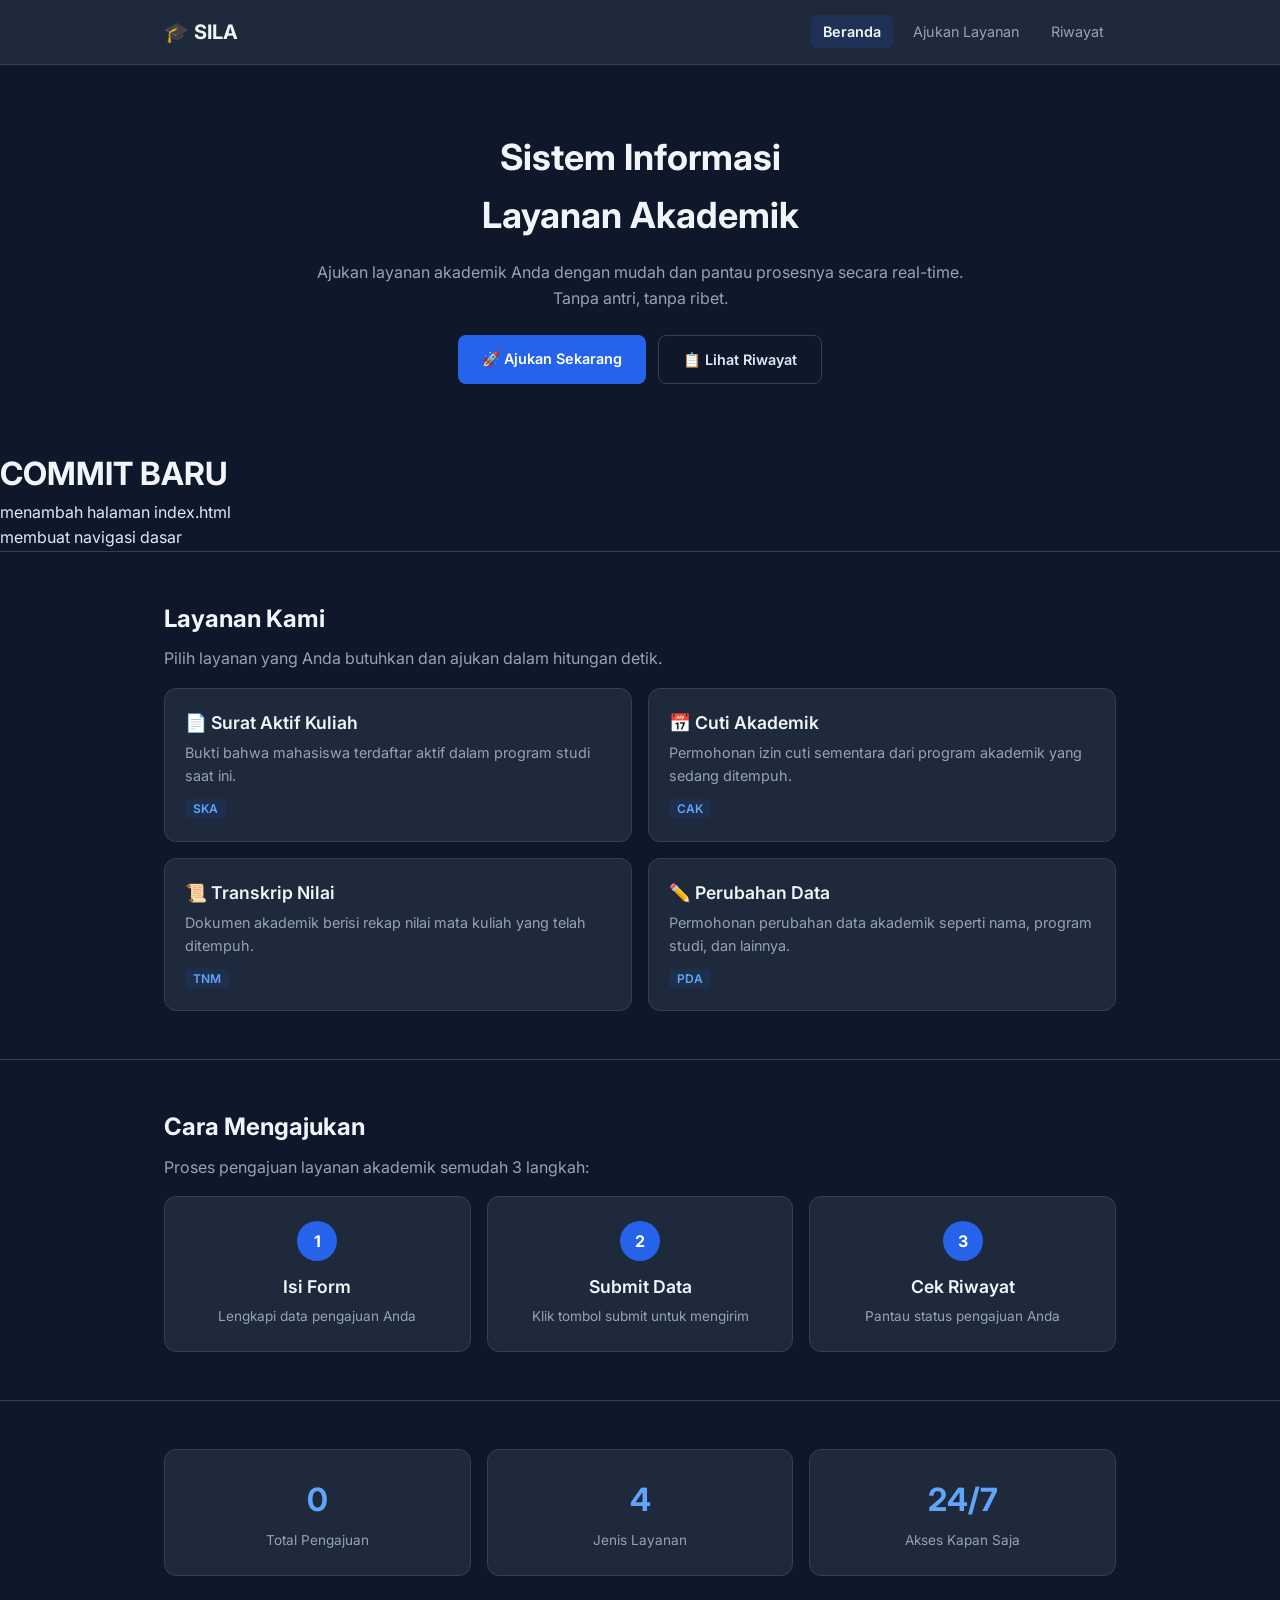
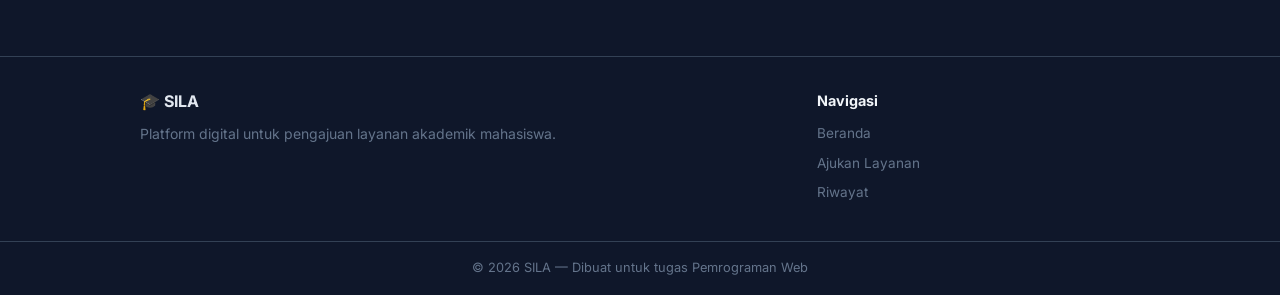
<file: index.html>
<!DOCTYPE html>
<html lang="id">

<head>
    <meta charset="UTF-8">
    <meta name="viewport" content="width=device-width, initial-scale=1.0">
    <title>SILA — Sistem Informasi Layanan Akademik</title>
    <link rel="preconnect" href="https://fonts.googleapis.com">
    <link rel="preconnect" href="https://fonts.gstatic.com" crossorigin>
    <link href="https://fonts.googleapis.com/css2?family=Inter:wght@400;600;700&display=swap" rel="stylesheet">
    <link rel="stylesheet" href="css/style.css">
</head>

<body>

    <!-- HEADER & NAVIGASI -->
    <header class="navbar">
        <div class="container navbar-inner">
            <a href="index.html" class="logo">🎓 SILA</a>
            <input type="checkbox" id="navToggle" class="nav-toggle">
            <label for="navToggle" class="hamburger">
                <span></span>
                <span></span>
                <span></span>
            </label>
            <nav>
                <ul class="nav-menu">
                    <li><a href="index.html" class="active">Beranda</a></li>
                    <li><a href="layanan.html">Ajukan Layanan</a></li>
                    <li><a href="riwayat.html">Riwayat</a></li>
                </ul>
            </nav>
        </div>
    </header>

    <main>

        <!-- Hero -->
        <section class="hero">
            <div class="container">
                <h1>Sistem Informasi<br>Layanan Akademik</h1>
                <p>Ajukan layanan akademik Anda dengan mudah dan pantau prosesnya secara real-time.<br>Tanpa antri,
                    tanpa ribet.</p>
                <div class="hero-buttons">
                    <a href="layanan.html" class="btn btn-primary">🚀 Ajukan Sekarang</a>
                    <a href="riwayat.html" class="btn btn-outline">📋 Lihat Riwayat</a>
                </div>
            </div>
        </section>

        <section>
            <h1>COMMIT BARU</h1>
            <div>
                <ul>
                    <li>
                        menambah halaman index.html
                    </li>
                    <li>membuat navigasi dasar</li>
                </ul>

            </div>
        </section>
        <!-- Daftar Layanan -->
        <section class="section">
            <div class="container">
                <h2>Layanan Kami</h2>
                <p class="section-desc">Pilih layanan yang Anda butuhkan dan ajukan dalam hitungan detik.</p>
                <div class="cards-grid">
                    <article class="card">
                        <h3>📄 Surat Aktif Kuliah</h3>
                        <p>Bukti bahwa mahasiswa terdaftar aktif dalam program studi saat ini.</p>
                        <span class="card-code">SKA</span>
                    </article>
                    <article class="card">
                        <h3>📅 Cuti Akademik</h3>
                        <p>Permohonan izin cuti sementara dari program akademik yang sedang ditempuh.</p>
                        <span class="card-code">CAK</span>
                    </article>
                    <article class="card">
                        <h3>📜 Transkrip Nilai</h3>
                        <p>Dokumen akademik berisi rekap nilai mata kuliah yang telah ditempuh.</p>
                        <span class="card-code">TNM</span>
                    </article>
                    <article class="card">
                        <h3>✏️ Perubahan Data</h3>
                        <p>Permohonan perubahan data akademik seperti nama, program studi, dan lainnya.</p>
                        <span class="card-code">PDA</span>
                    </article>
                </div>
            </div>
        </section>

        <!-- Cara Mengajukan -->
        <section class="section">
            <div class="container">
                <h2>Cara Mengajukan</h2>
                <p class="section-desc">Proses pengajuan layanan akademik semudah 3 langkah:</p>
                <div class="steps-grid">
                    <div class="step">
                        <div class="step-number">1</div>
                        <h3>Isi Form</h3>
                        <p>Lengkapi data pengajuan Anda</p>
                    </div>
                    <div class="step">
                        <div class="step-number">2</div>
                        <h3>Submit Data</h3>
                        <p>Klik tombol submit untuk mengirim</p>
                    </div>
                    <div class="step">
                        <div class="step-number">3</div>
                        <h3>Cek Riwayat</h3>
                        <p>Pantau status pengajuan Anda</p>
                    </div>
                </div>
            </div>
        </section>

        <!-- Statistik -->
        <section class="section">
            <div class="container">
                <div class="stats-grid">
                    <div class="stat">
                        <div class="stat-number">0</div>
                        <div class="stat-label">Total Pengajuan</div>
                    </div>
                    <div class="stat">
                        <div class="stat-number">4</div>
                        <div class="stat-label">Jenis Layanan</div>
                    </div>
                    <div class="stat">
                        <div class="stat-number">24/7</div>
                        <div class="stat-label">Akses Kapan Saja</div>
                    </div>
                </div>
            </div>
        </section>

    </main>

    <!-- FOOTER -->
    <footer class="footer">
        <div class="container footer-inner">
            <div>
                <strong>🎓 SILA</strong>
                <p>Platform digital untuk pengajuan layanan akademik mahasiswa.</p>
            </div>
            <div class="footer-nav">
                <h4>Navigasi</h4>
                <ul>
                    <li><a href="index.html">Beranda</a></li>
                    <li><a href="layanan.html">Ajukan Layanan</a></li>
                    <li><a href="riwayat.html">Riwayat</a></li>
                </ul>
            </div>
        </div>
        <div class="footer-bottom">
            <div class="container">
                <p>&copy; 2026 SILA — Dibuat untuk tugas Pemrograman Web</p>
            </div>
        </div>
    </footer>

</body>

</html>
</file>
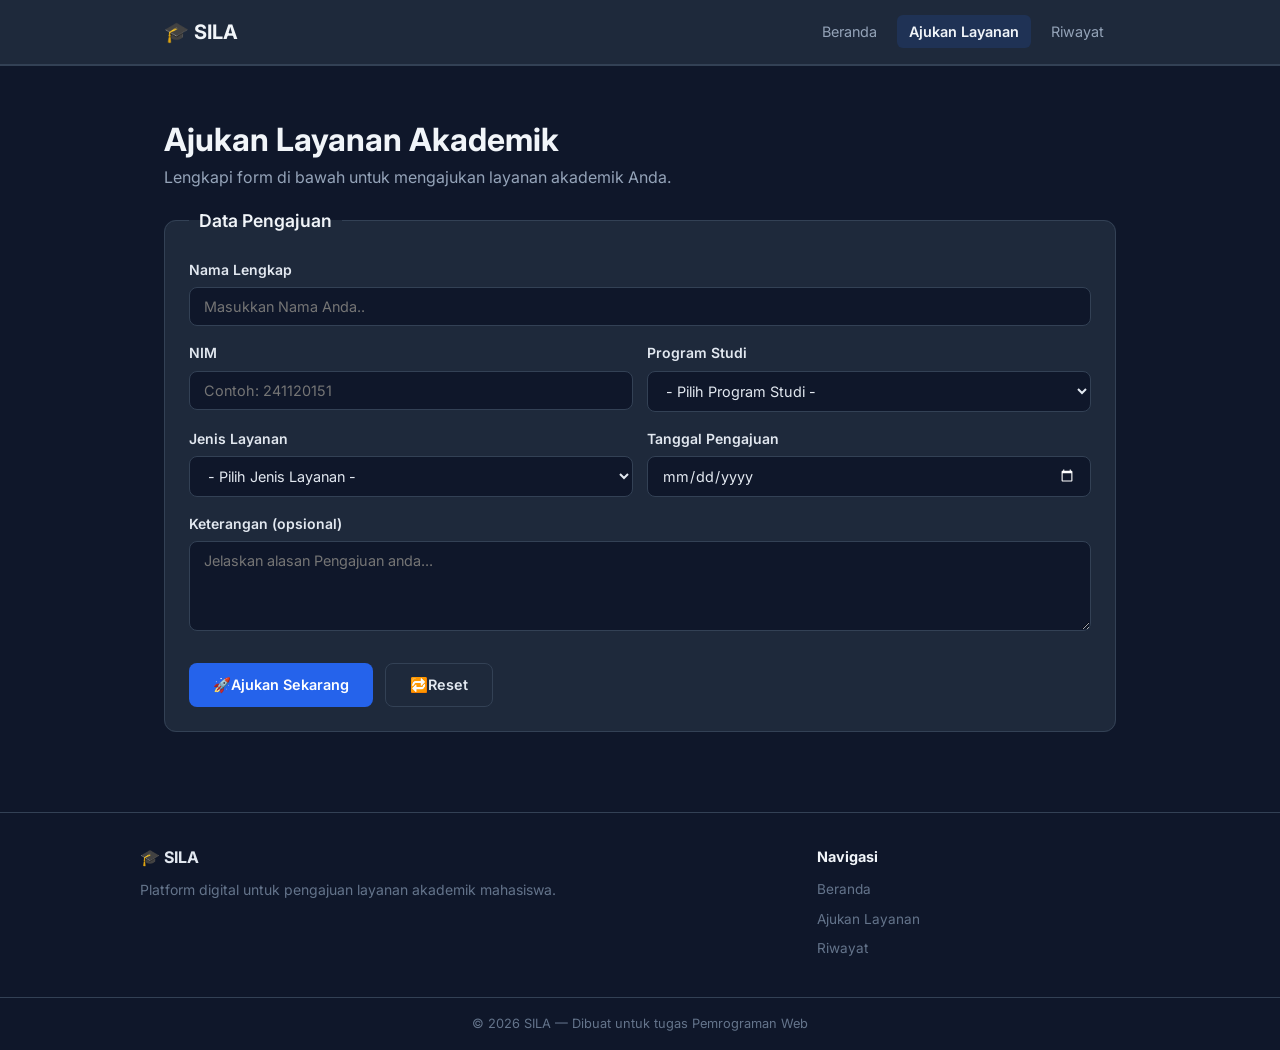
<file: layanan.html>
<!DOCTYPE html>
<html lang="id">

<head>
    <meta charset="UTF-8">
    <meta name="viewport" content="width=device-width, initial-scale=1.0">
    <title>Ajukan Layanan — SILA</title>
    <link rel="preconnect" href="https://fonts.googleapis.com">
    <link rel="preconnect" href="https://fonts.gstatic.com" crossorigin>
    <link href="https://fonts.googleapis.com/css2?family=Inter:wght@400;600;700&display=swap" rel="stylesheet">
    <link rel="stylesheet" href="css/style.css">
</head>

<body>

    <!-- HEADER & NAVIGASI -->
    <header class="navbar">
        <div class="container navbar-inner">
            <a href="index.html" class="logo">🎓 SILA</a>
            <input type="checkbox" id="navToggle" class="nav-toggle">
            <label for="navToggle" class="hamburger">
                <span></span>
                <span></span>
                <span></span>
            </label>
            <nav>
                <ul class="nav-menu">
                    <li><a href="index.html">Beranda</a></li>
                    <li><a href="layanan.html" class="active">Ajukan Layanan</a></li>
                    <li><a href="riwayat.html">Riwayat</a></li>
                </ul>
            </nav>
        </div>
    </header>

    <main>
        <section class="section">
            <div class="container">
                <h1>Ajukan Layanan Akademik</h1>
                <p class="section-desc">Lengkapi form di bawah untuk mengajukan layanan akademik Anda.</p>

                <!-- Form Pengajuan Layanan -->
                <form action="#" onsubmit="return ValidasiForm()" class="form-card">
                    <fieldset>
                        <legend>Data Pengajuan</legend>
                        <!-- Field: Nama, NIM, Prodi, Layanan, Tanggal, Keterangan -->
                        <!-- Nama -->
                        <div class="form-group">
                            <label for="namalengkap">Nama Lengkap</label>
                            <input type="text" id="namalengkap" name="namalengkap" placeholder="Masukkan Nama Anda..">
                        </div>

                        <!-- NIM dan Prodi -->
                        <div class="form-row">
                            <!-- NIM -->
                            <div class="form-group">
                                <label for="nim">NIM</label>
                                <input type="text" id="nim" name="nim" placeholder="Contoh: 241120151">
                            </div>
                            <!-- PRODI -->
                            <div class="form-group">
                                <label for="prodi">Program Studi</label>
                                <select id="prodi" name="prodi">
                                    <option value="">- Pilih Program Studi -</option>
                                    <option value="Sistem Informasi">Sistem Informasi</option>
                                    <option value="Teknik Informatika">Teknik Informatika</option>
                                    <option value="Manajemen">Manajemen</option>
                                    <option value="Akuntansi">Akuntansi</option>
                                </select>
                            </div>
                        </div>

                        <!-- Layanan & Tanggal -->
                        <div class="form-row">
                            <!-- Layanan -->
                            <div class="form-group">
                                <label for="layanan">Jenis Layanan</label>
                                <select id="layanan" name="layanan">
                                    <option value="">- Pilih Jenis Layanan -</option>
                                    <option value="SKA">SKA - Surat Aktif Kuliah</option>
                                    <option value="CAK">CAK - Cuti Akademik</option>
                                    <option value="TNM">TNM - Transkip Akademik</option>
                                    <option value="PDA">PDA - Perubahan Data</option>
                                </select>
                            </div>
                            <!-- Tanggal -->
                            <div class="form-group">
                                <label for="tanggal">Tanggal Pengajuan</label>
                                <input type="date" id="tanggal" name="tanggal">
                            </div>
                        </div>

                        <!-- Keterangan -->
                        <div class="form-group">
                            <label for="keterangan">Keterangan (opsional)</label>
                            <textarea id="keterangan" name="keterangan" rows="4"
                                placeholder="Jelaskan alasan Pengajuan anda..."></textarea>
                        </div>

                        <!-- Tombol Kirim & Reset -->
                        <div class="form-actions">
                            <input type="submit" name="submit" value="🚀Ajukan Sekarang"
                                class="btn btn-primary">
                            <button type="reset" name="reset" class="btn btn-outline">🔁Reset</button>
                        </div>

                    </fieldset>
                </form>
                <!-- Akhir Form -->
            </div>
        </section>
    </main>

    <!-- FOOTER -->
    <footer class="footer">
        <div class="container footer-inner">
            <div>
                <strong>🎓 SILA</strong>
                <p>Platform digital untuk pengajuan layanan akademik mahasiswa.</p>
            </div>
            <div class="footer-nav">
                <h4>Navigasi</h4>
                <ul>
                    <li><a href="index.html">Beranda</a></li>
                    <li><a href="layanan.html">Ajukan Layanan</a></li>
                    <li><a href="riwayat.html">Riwayat</a></li>
                </ul>
            </div>
        </div>
        <div class="footer-bottom">
            <div class="container">
                <p>&copy; 2026 SILA — Dibuat untuk tugas Pemrograman Web</p>
            </div>
        </div>
    </footer>
    <script src="js/script.js"></script>
</body>

</html>
</file>
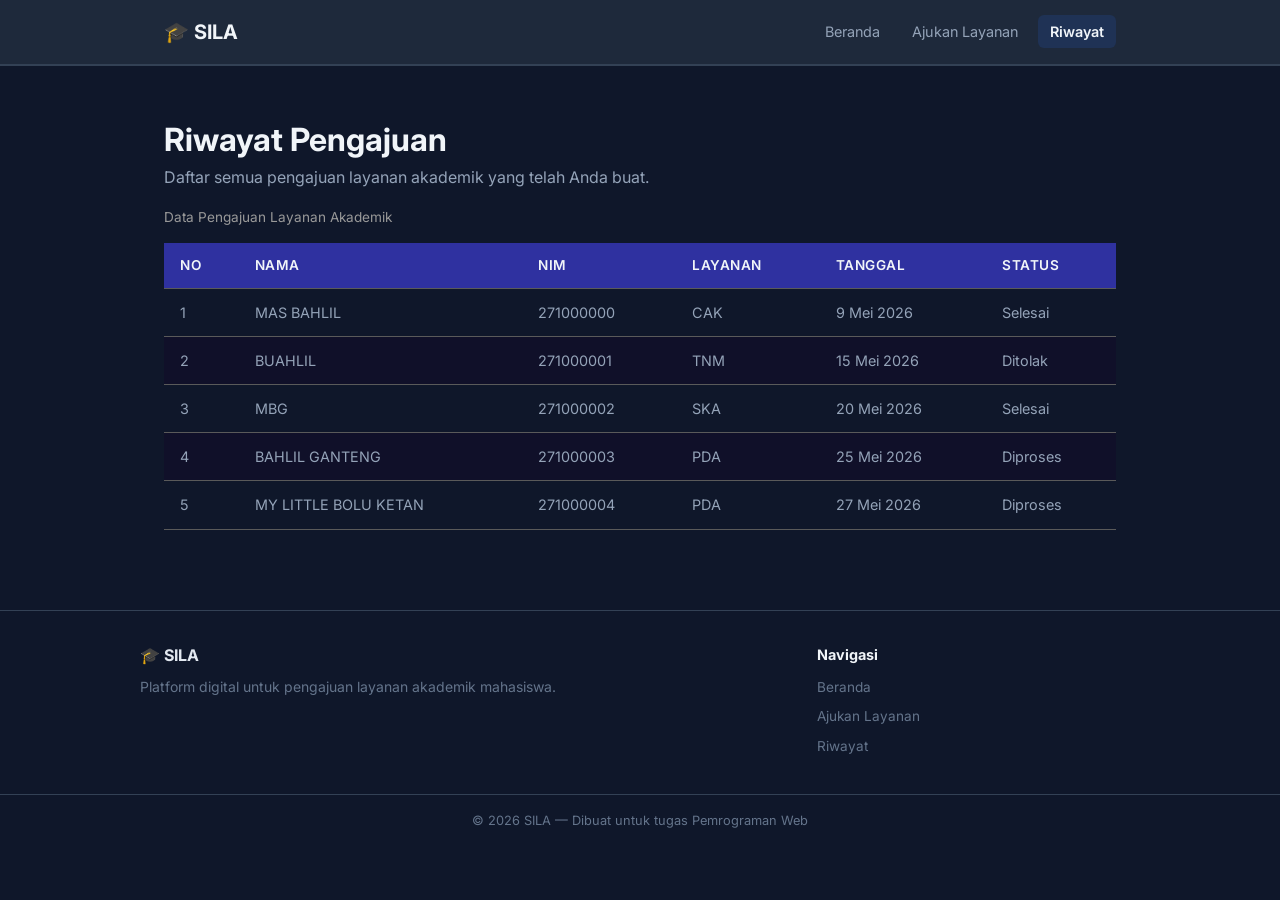
<file: riwayat.html>
<!DOCTYPE html>
<html lang="id">

<head>
    <meta charset="UTF-8">
    <meta name="viewport" content="width=device-width, initial-scale=1.0">
    <title>Riwayat Pengajuan — SILA</title>
    <link rel="preconnect" href="https://fonts.googleapis.com">
    <link rel="preconnect" href="https://fonts.gstatic.com" crossorigin>
    <link href="https://fonts.googleapis.com/css2?family=Inter:wght@400;600;700&display=swap" rel="stylesheet">
    <link rel="stylesheet" href="css/style.css">
</head>

<body>

    <!-- HEADER & NAVIGASI -->
    <header class="navbar">
        <div class="container navbar-inner">
            <a href="index.html" class="logo">🎓 SILA</a>
            <input type="checkbox" id="navToggle" class="nav-toggle">
            <label for="navToggle" class="hamburger">
                <span></span>
                <span></span>
                <span></span>
            </label>
            <nav>
                <ul class="nav-menu">
                    <li><a href="index.html">Beranda</a></li>
                    <li><a href="layanan.html">Ajukan Layanan</a></li>
                    <li><a href="riwayat.html" class="active">Riwayat</a></li>
                </ul>
            </nav>
        </div>
    </header>

    <main>
        <section class="section">
            <div class="container">
                <h1>Riwayat Pengajuan</h1>
                <p class="section-desc">Daftar semua pengajuan layanan akademik yang telah Anda buat.</p>

                <!-- TABLE -->
                <table class="data-table">
                    <caption>Data Pengajuan Layanan Akademik</caption>
                    <!-- Title -->
                     <!-- No, Nama, NIM, Layanan, Tanggal, Status -->
                    <thead>
                        <tr>
                            <th>No</th>
                            <th>Nama</th>
                            <th>NIM</th>
                            <th>LayAnan</th>
                            <th>TanGGal</th>
                            <th>StAtus</th>
                        </tr>
                    </thead>
                    <!-- Isi Data -->
                    <tbody>
                        <tr>
                            <td>1</td>
                            <td>MAS BAHLIL</td>
                            <td>271000000</td>
                            <td>CAK</td>
                            <td>9 Mei 2026</td>
                            <td>Selesai</td>
                        </tr>
                        <tr>
                            <td>2</td>
                            <td>BUAHLIL</td>
                            <td>271000001</td>
                            <td>TNM</td>
                            <td>15 Mei 2026</td>
                            <td>Ditolak</td>
                        </tr>
                        <tr>
                            <td>3</td>
                            <td>MBG</td>
                            <td>271000002</td>
                            <td>SKA</td>
                            <td>20 Mei 2026</td>
                            <td>Selesai</td>
                        </tr>
                        <tr>
                            <td>4</td>
                            <td>BAHLIL GANTENG</td>
                            <td>271000003</td>
                            <td>PDA</td>
                            <td>25 Mei 2026</td>
                            <td>Diproses</td>
                        <tr>
                            <td>5</td>
                            <td>MY LITTLE BOLU KETAN</td>
                            <td>271000004</td>
                            <td>PDA</td>
                            <td>27 Mei 2026</td>
                            <td>Diproses</td>
                        </tr>
                        </tr>
                    </tbody>
                </table>
                <!-- TABLE -->

            </div>
        </section>
    </main>

    <!-- FOOTER -->
    <footer class="footer">
        <div class="container footer-inner">
            <div>
                <strong>🎓 SILA</strong>
                <p>Platform digital untuk pengajuan layanan akademik mahasiswa.</p>
            </div>
            <div class="footer-nav">
                <h4>Navigasi</h4>
                <ul>
                    <li><a href="index.html">Beranda</a></li>
                    <li><a href="layanan.html">Ajukan Layanan</a></li>
                    <li><a href="riwayat.html">Riwayat</a></li>
                </ul>
            </div>
        </div>
        <div class="footer-bottom">
            <div class="container">
                <p>&copy; 2026 SILA — Dibuat untuk tugas Pemrograman Web</p>
            </div>
        </div>
    </footer>
<script src="js/script.js"></script>
</body>

</html>
</file>
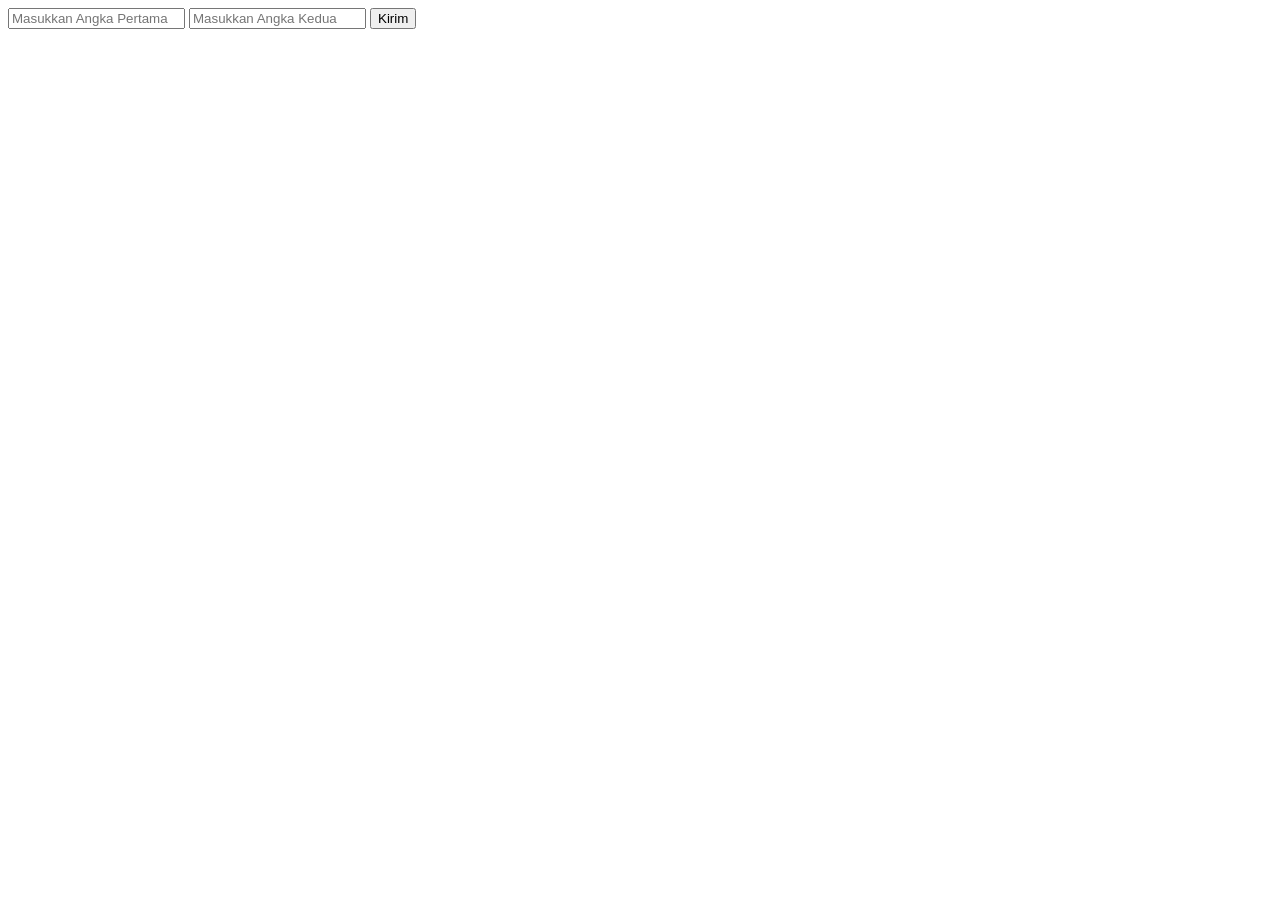
<file: testing.html>
<!DOCTYPE html>
<html lang="en">

<head>
    <meta charset="UTF-8">
    <meta name="viewport" content="width=device-width, initial-scale=1.0">
    <title>Document</title>

</head>

<body>
    <input type="text" id="angka1" placeholder="Masukkan Angka Pertama">
    <input type="text" id="angka2" placeholder="Masukkan Angka Kedua">
    <button onclick="Hitung()">Kirim</button>

    <!-- Hello, Nama. WELCOME! -->
    <div id="output"></div>
    <div id="output1"></div>
    <div id="output2"></div>
    <div id="output3"></div>
    <div id="output4"></div>


    <!-- JavaScript -->
    <script>

        function Hitung() {
            let angka1 = document.getElementById("angka1").value;
            let angka2 = document.getElementById("angka2").value;
            // let nama = inputan.value;
            let kurang = Number(angka1 - angka2)
            let kali = Number(angka1 * angka2)
            let tambah = Number(angka1 + angka2)
            let bagi = Number(angka1 / angka2)

            let hasil = document.getElementById('output').innerHTML = "Hasil Perhitungan\n" 
            let hasilx = document.getElementById('output1').innerHTML = angka1 + " - " + angka2 + ' = ' + kurang
            let hasil2 = document.getElementById('output2').innerHTML = angka1 + " * " + angka2 + ' = ' + kali
            let hasil3 = document.getElementById('output3').innerHTML = angka1 + " + " + angka2 + ' = ' + tambah 
            let hasil4 = document.getElementById('output4').innerHTML = angka1 + " / " + angka2 + ' = ' + bagi
        }
        //Contoh 1
        // let name = prompt("Masukkan Nama Anda: ")

        // alert("Hello " + name + ", WELCOME!")

        // Contoh 2
        // let angka1 = Number(prompt("Masukkan Angka 1:"))
        // let angka2 = Number(prompt("Masukkan Angka 2:"))
        // let hasil = angka1 + angka2

        // alert("Hasil dari " + angka1 + " + " + angka2 + " = " + hasil)

        // Contoh 3
        // let bil = Number(prompt("Masukkan Sebuah Angka: "))
        // if (bil %2 == 0){
        //     alert(bil + " adalah bilangan genap")
        // }
        // else{
        //     alert(bil + " adalah bilangan ganjil")
        // }


    </script>
</body>

</html>
</file>
<file: css/style.css>
/* ================================
   CSS DASAR — SILA
   ================================ */

* {
    margin: 0;
    padding: 0;
    box-sizing: border-box;
}

body {
    background-color: #0f172a;
    color: #e2e8f0;
}

h1,
h2,
h3 {
    color: #f1f5f9;
}

a {
    color: #60a5fa;
    text-decoration: none;
}

a:hover {
    color: #93c5fd;
}

hr {
    border: none;
    border-top: 1px solid #334155;
}


/* ================================
   CSS LANJUTAN — SILA
   ================================ */

body {
    font-family: 'Inter', sans-serif;
    font-size: 16px;
    line-height: 1.6;
}

h1 {
    font-size: 2rem;
    font-weight: 700;
}

h2 {
    font-size: 1.5rem;
    font-weight: 700;
    margin-bottom: 8px;
}

h3 {
    font-size: 1.1rem;
    font-weight: 600;
    margin-bottom: 4px;
}

.section-desc {
    color: #94a3b8;
    margin-bottom: 16px;
}


/* ================================
   PAGE LAYOUT — SILA
   ================================ */

.container {
    max-width: 1000px;
    margin: 0 auto;
    padding: 0 24px;
}

.navbar {
    background-color: #1e293b;
    border-bottom: 1px solid #334155;
    padding: 16px 0;
}

.navbar-inner {
    display: flex;
    justify-content: space-between;
    align-items: center;
}

.logo {
    font-size: 1.25rem;
    font-weight: 700;
    color: #f1f5f9;
}

.hero {
    padding: 64px 0;
    text-align: center;
}

.hero h1 {
    font-size: 2.25rem;
    margin-bottom: 16px;
}

.hero p {
    color: #94a3b8;
    margin-bottom: 24px;
}

.hero-buttons {
    display: flex;
    justify-content: center;
    gap: 12px;
}

.btn {
    display: inline-block;
    padding: 12px 24px;
    border-radius: 8px;
    font-size: 0.9rem;
    font-weight: 600;
    transition: background-color 0.3s, color 0.3s, transform 0.2s;
}

.btn-primary {
    background-color: #2563eb;
    color: #fff;
}

.btn-primary:hover {
    background-color: #1d4ed8;
    color: #fff;
    transform: translateY(-2px);
}

.btn-outline {
    border: 1px solid #334155;
    color: #e2e8f0;
}

.btn-outline:hover {
    background-color: #1e293b;
    color: #f1f5f9;
    transform: translateY(-2px);
}

.section {
    padding: 48px 0;
    border-top: 1px solid #334155;
}

.cards-grid {
    display: grid;
    grid-template-columns: 1fr 1fr;
    gap: 16px;
    margin-top: 16px;
}

.card {
    background-color: #1e293b;
    border: 1px solid #334155;
    border-radius: 12px;
    padding: 20px;
    transition: border-color 0.3s, transform 0.2s;
}

.card:hover {
    border-color: #475569;
    transform: translateY(-2px);
}

.card p {
    color: #94a3b8;
    font-size: 0.9rem;
    margin-bottom: 8px;
}

.card-code {
    font-size: 0.75rem;
    font-weight: 600;
    color: #60a5fa;
    background-color: rgba(37, 99, 235, 0.1);
    padding: 2px 8px;
    border-radius: 4px;
}

.steps-grid {
    display: flex;
    gap: 16px;
    margin-top: 16px;
}

.step {
    flex: 1;
    text-align: center;
    background-color: #1e293b;
    border: 1px solid #334155;
    border-radius: 12px;
    padding: 24px 16px;
    transition: border-color 0.3s;
}

.step:hover {
    border-color: #475569;
}

.step-number {
    width: 40px;
    height: 40px;
    background-color: #2563eb;
    color: #fff;
    border-radius: 50%;
    display: flex;
    align-items: center;
    justify-content: center;
    font-weight: 700;
    margin: 0 auto 12px;
}

.step p {
    color: #94a3b8;
    font-size: 0.85rem;
}

.stats-grid {
    display: flex;
    gap: 16px;
}

.stat {
    flex: 1;
    text-align: center;
    background-color: #1e293b;
    border: 1px solid #334155;
    border-radius: 12px;
    padding: 24px;
}

.stat-number {
    font-size: 2rem;
    font-weight: 700;
    color: #60a5fa;
}

.stat-label {
    color: #94a3b8;
    font-size: 0.85rem;
    margin-top: 4px;
}

.footer {
    border-top: 1px solid #334155;
    margin-top: 32px;
}

.footer-inner {
    display: grid;
    grid-template-columns: 2fr 1fr;
    gap: 32px;
    padding: 32px 0;
}

.footer-inner p {
    color: #64748b;
    font-size: 0.875rem;
    margin-top: 8px;
}

.footer-inner h4 {
    color: #f1f5f9;
    margin-bottom: 8px;
    font-size: 0.9rem;
}

.footer-bottom {
    border-top: 1px solid #334155;
    padding: 16px 0;
    text-align: center;
}

.footer-bottom p {
    font-size: 0.8rem;
    color: #64748b;
}


/* ================================
   STRUKTUR NAVIGASI & MENU — SILA
   ================================ */

.nav-menu {
    list-style: none;
    display: flex;
    gap: 8px;
}

.nav-menu li a {
    color: #94a3b8;
    font-size: 0.9rem;
    padding: 8px 12px;
    border-radius: 6px;
    transition: color 0.3s, background-color 0.3s;
}

.nav-menu li a:hover {
    color: #f1f5f9;
    background-color: rgba(255, 255, 255, 0.05);
}

.nav-menu li a.active {
    color: #f1f5f9;
    font-weight: 600;
    background-color: rgba(37, 99, 235, 0.15);
}

.footer-nav ul {
    list-style: none;
}

.footer-nav ul li {
    margin-bottom: 4px;
}

.footer-nav ul li a {
    color: #64748b;
    font-size: 0.85rem;
    transition: color 0.3s;
}

.footer-nav ul li a:hover {
    color: #93c5fd;
}




/* ================================
   MEDIA QUERY & RESPONSIF — SILA
   ================================ */

/* --------------------------------
   Animasi CSS (@keyframes)
   Mendefinisikan gerakan bernama 'fadeIn':
   - from: posisi awal (tersembunyi, geser ke bawah)
   - to: posisi akhir (terlihat, posisi normal)
   -------------------------------- */
@keyframes fadeIn {
    from {
        opacity: 0;
        /* transparan penuh */
        transform: translateY(20px);
        /* geser 20px ke bawah */
    }

    to {
        opacity: 1;
        /* terlihat penuh */
        transform: translateY(0);
        /* posisi normal */
    }
}

/* Hero section mendapat animasi fadeIn selama 0.6 detik */
.hero {
    animation: fadeIn 0.6s ease;
}



/* --------------------------------
   Hamburger Menu Animasi
   Saat checkbox dicentang, 3 garis hamburger
   berubah menjadi tanda 'X' (close):
   - Garis ke-1: putar 45° ke bawah
   - Garis ke-2: hilang (opacity 0)
   - Garis ke-3: putar -45° ke atas
   -------------------------------- */

.nav-toggle {
    display: none;
    /* checkbox tersembunyi */
}

.hamburger {
    display: none;
    flex-direction: column;
    gap: 5px;
    cursor: pointer;
    padding: 4px;
}

.hamburger span {
    display: block;
    width: 24px;
    height: 3px;
    background-color: #f1f5f9;
    border-radius: 2px;
    transition: transform 0.3s, opacity 0.3s;
    /* animasi garis */
}

/* Garis-1: miring ke kanan membentuk '/' */
.nav-toggle:checked~label .hamburger span:nth-child(1) {
    transform: translateY(8px) rotate(45deg);
}

/* Garis-2: menghilang */
.nav-toggle:checked~label .hamburger span:nth-child(2) {
    opacity: 0;
}

/* Garis-3: miring ke kiri membentuk '\' */
.nav-toggle:checked~label .hamburger span:nth-child(3) {
    transform: translateY(-8px) rotate(-45deg);
}

/* --------------------------------
   Responsive: Tablet & Mobile (<= 768px)
   Semua grid/flex berubah ke 1 kolom/baris
   agar konten tidak terlalu sempit di layar kecil.
   -------------------------------- */
   
/* Tablet & Mobile */
@media (max-width: 768px) {
    .navbar-inner {
        flex-wrap: wrap;
    }

    .hamburger {
        display: flex;
        /* tampilkan hamburger */
    }

    nav {
        width: 100%;
        order: 3;
    }

    .nav-menu {
        display: none;
        flex-direction: column;
        gap: 0;
        width: 100%;
        padding: 8px 0;
        border-top: 1px solid #334155;
        margin-top: 12px;
    }

    .nav-menu li a {
        display: block;
        padding: 10px 0;
        border-radius: 0;
    }

    .nav-toggle:checked~nav .nav-menu {
        display: flex;
    }

    /* SAMBUNG DARI SINI */
    /* ================== */

    .nav-menu {
        gap: 4px;
    }

    /* Judul hero lebih kecil di mobile */
    .hero h1 {
        font-size: 1.5rem;
    }

    /* Tombol berubah jadi vertikal (kolom) */
    .hero-buttons {
        flex-direction: column;
        align-items: center;
    }

    /* Cards: dari 2 kolom → 1 kolom */
    .cards-grid {
        grid-template-columns: 1fr;
    }

    /* Steps & stats berubah ke arah vertikal */
    .steps-grid {
        flex-direction: column;
    }

    .stats-grid {
        flex-direction: column;
    }

    /* Footer: dari 2 kolom → 1 kolom */
    .footer-inner {
        grid-template-columns: 1fr;
        gap: 24px;
    }
}

/* --------------------------------
   Responsive: Layar Sangat Kecil (<= 480px)
   Untuk smartphone kecil:
   - Judul lebih kecil lagi
   - Tombol lebar penuh (100%)
   -------------------------------- */
/* Small Mobile */
@media (max-width: 480px) {
    .hero h1 {
        font-size: 1.25rem;
    }

    /* Tombol mengisi penuh lebar layar */
    .btn {
        width: 100%;
        text-align: center;
    }
}

/* M10 - Forms */
.form-card{
    min-width: 640px;
    /* lebar maksimum form */
    margin: 0 auto ;
    /* tengah halaman */
}
fieldset{
    border: 1px solid #334155;
    border-radius: 12px;
    padding: 24px;
    background-color: #1e293b;
}

legend{
    font-weight: 600;
    font-size: 1.1rem;
    color: #f1f5f9;
    padding: 0 10px;
}

.form-group{
    margin-bottom: 16px;
}

.form-group label{
    display: block;
    /* jadi full 1 baris */
    font-size: 0.875rem;
    font-weight: 600;
    color: #e2e8f0;
    margin-bottom: 6px;
}

/* Input, Select, TextArea  */
.form-group input,
.form-group select,
.form-group textarea{
    width: 100%;
    /* lebar memenuhi kontainer */
    padding: 10px 14px;
    border: 1px solid #334155;
    background-color: #0f172a;
    color: #e2e8f0;
    border-radius: 8px;
    font-size: 0.9rem;
    outline: none;
    transition: border-color 0.3s;
    font-family: inherit;
}

input[type="date"]{
    color-scheme: dark;
}

.form-row{
    display: grid;
    grid-template-columns: 1fr 1fr;
    gap: 14px;
}

.form-group input:focus,
.form-group select:focus,
.form-group textarea:focus{
    border: 1px solid #1d4ed8;
}

.form-group textarea{
    resize: vertical;
    /* hanya boleh ubah tingginya */
    min-height: 80px;
}

/* Tombol */
.form-actions{
    display: flex;
    gap: 12px;
    margin-top: 24px;
}

.form-actions .btn{
    cursor: pointer;
    border: none;
    font-family: inherit;
}

.form-actions .btn-outline{
    border: 1px solid #334155;
    background: none;
}

/* M11 - TABLES */
.data-table{
    width: 100%;
    border-collapse: collapse;
    /* menjadikan batas dempet dengan sekitarnya */
    margin-top: 16px;
    min-width: 600px;
    /* lebar batas mutlak */
}

.data-table caption{
    text-align: left;
    font-size: 0.85rem;
    color: rgb(153, 153, 153);
    margin-bottom: 14px;
}

.data-table th,.data-table td{
    text-align: left;
    border-bottom: 1px solid rgb(90, 90, 90);
    padding: 12px 16px;
}

.data-table th{
    background-color: rgb(47, 49, 160);
    color: #f1f5f9;
    font-size: 0.85rem;
    font-weight: 600;
    letter-spacing: 0.5px;
    text-transform: uppercase;
    /* mengubah judul jadi huruf besar */
}

.data-table td{
    color: #94a3b8;
    font-size: 0.9rem;
}

/* zebra stripes */
.data-table tbody tr:nth-child(even){
    background-color: rgb(16, 16, 41);
}

.data-table tbody tr:hover{
    background-color: rgb(49, 49, 65);
}

/* RESPONSIVE */
@media (max-width: 768px){
    .data-table{
        font-size: 0.8rem;
    }
    .data-table th,.data-table td{
        padding: 8px 10px;
    }
}
</file>
